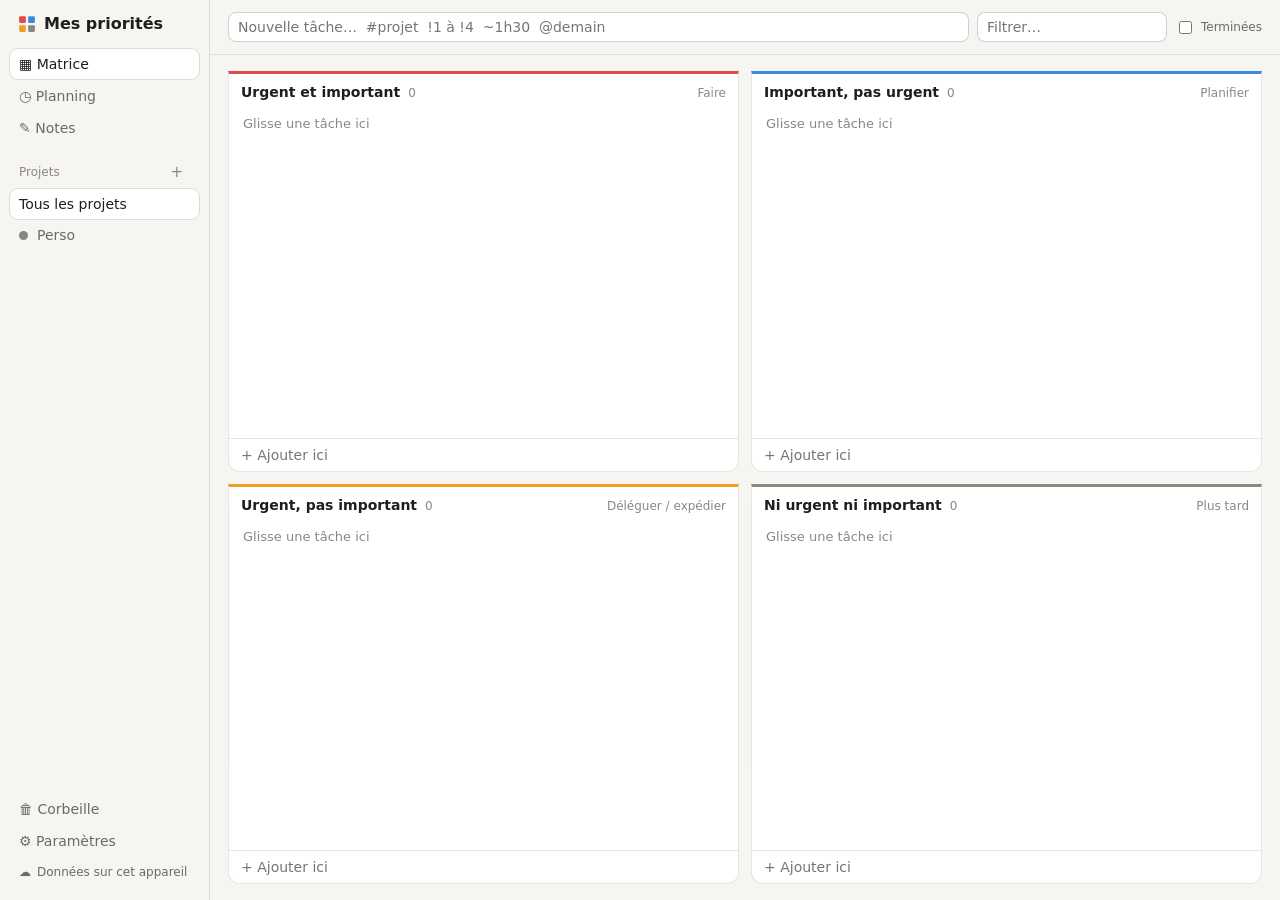
<file: web/index.html>
<!doctype html>
<html lang="fr">
<head>
<meta charset="utf-8">
<meta name="viewport" content="width=device-width, initial-scale=1, viewport-fit=cover">
<meta http-equiv="Content-Security-Policy" content="default-src 'self'; script-src 'self' https://accounts.google.com; style-src 'self' 'unsafe-inline' https://accounts.google.com; connect-src 'self' https://www.googleapis.com https://oauth2.googleapis.com https://accounts.google.com; frame-src https://accounts.google.com; img-src 'self' data:; manifest-src 'self'; base-uri 'self'; form-action 'none'">
<meta name="theme-color" content="#f6f5f1" media="(prefers-color-scheme: light)">
<meta name="theme-color" content="#1b1b1a" media="(prefers-color-scheme: dark)">
<meta name="description" content="Matrice des priorités, planning et notes, synchronisés par Google Drive.">
<title>Mes priorités</title>
<link rel="manifest" href="manifest.webmanifest">
<link rel="icon" href="icons/icon.svg" type="image/svg+xml">
<link rel="apple-touch-icon" href="icons/icon-192.png">
<link rel="stylesheet" href="style.css">
</head>
<body>
<div class="update-bar hidden" id="update">Une nouvelle version est disponible. <button id="update-btn">Recharger</button></div>
<div class="app">
  <aside>
    <h1><svg width="18" height="18" viewBox="0 0 16 16" aria-hidden="true"><rect x="1" y="1" width="6" height="6" rx="1" fill="#E24B4A"/><rect x="9" y="1" width="6" height="6" rx="1" fill="#378ADD"/><rect x="1" y="9" width="6" height="6" rx="1" fill="#EF9F27"/><rect x="9" y="9" width="6" height="6" rx="1" fill="#888780"/></svg>Mes priorités</h1>
    <div class="nav" data-view="matrix" tabindex="0">▦ Matrice <span class="count" id="c-matrix"></span></div>
    <div class="nav" data-view="day" tabindex="0">◷ Planning <span class="count" id="c-day"></span></div>
    <div class="nav" data-view="notes" tabindex="0">✎ Notes</div>
    <div class="section-label">Projets <button class="ghost" id="add-project" title="Nouveau projet" aria-label="Nouveau projet">+</button></div>
    <div id="projects"></div>
    <div class="spacer"></div>
    <div class="nav" data-view="trash" tabindex="0">🗑 Corbeille <span class="count" id="c-trash"></span></div>
    <div class="nav" id="open-settings" tabindex="0">⚙ Paramètres</div>
    <div class="nav sync-chip" id="sync-chip" tabindex="0" role="button">☁ <span>Démarrage…</span></div>
  </aside>

  <main>
    <div class="topbar">
      <input class="quick" id="quick" placeholder="Nouvelle tâche…  #projet  !1 à !4  ~1h30  @demain" autocomplete="off" maxlength="500" enterkeyhint="done">
      <input class="search" id="search" placeholder="Filtrer…" autocomplete="off" type="search">
      <label class="small muted toggle"><input type="checkbox" id="show-done"> Terminées</label>
    </div>
    <div class="view" id="view-matrix"><div class="matrix" id="matrix"></div></div>
    <div class="view hidden" id="view-day"></div>
    <div class="view hidden" id="view-notes"></div>
    <div class="view hidden" id="view-trash"></div>
  </main>

  <div class="drawer hidden" id="drawer"></div>
</div>
<nav class="mobile-nav" aria-label="Navigation">
  <button data-view="matrix"><span class="ic">▦</span>Matrice</button>
  <button data-view="day"><span class="ic">◷</span>Planning</button>
  <button data-view="notes"><span class="ic">✎</span>Notes</button>
  <button id="m-menu"><span class="ic">☰</span>Menu</button>
</nav>
<div class="scrim" id="scrim"></div>
<div id="toasts"></div>
<noscript>Cette application nécessite JavaScript.</noscript>
<script type="module" src="app.js"></script>
</body>
</html>
</file>
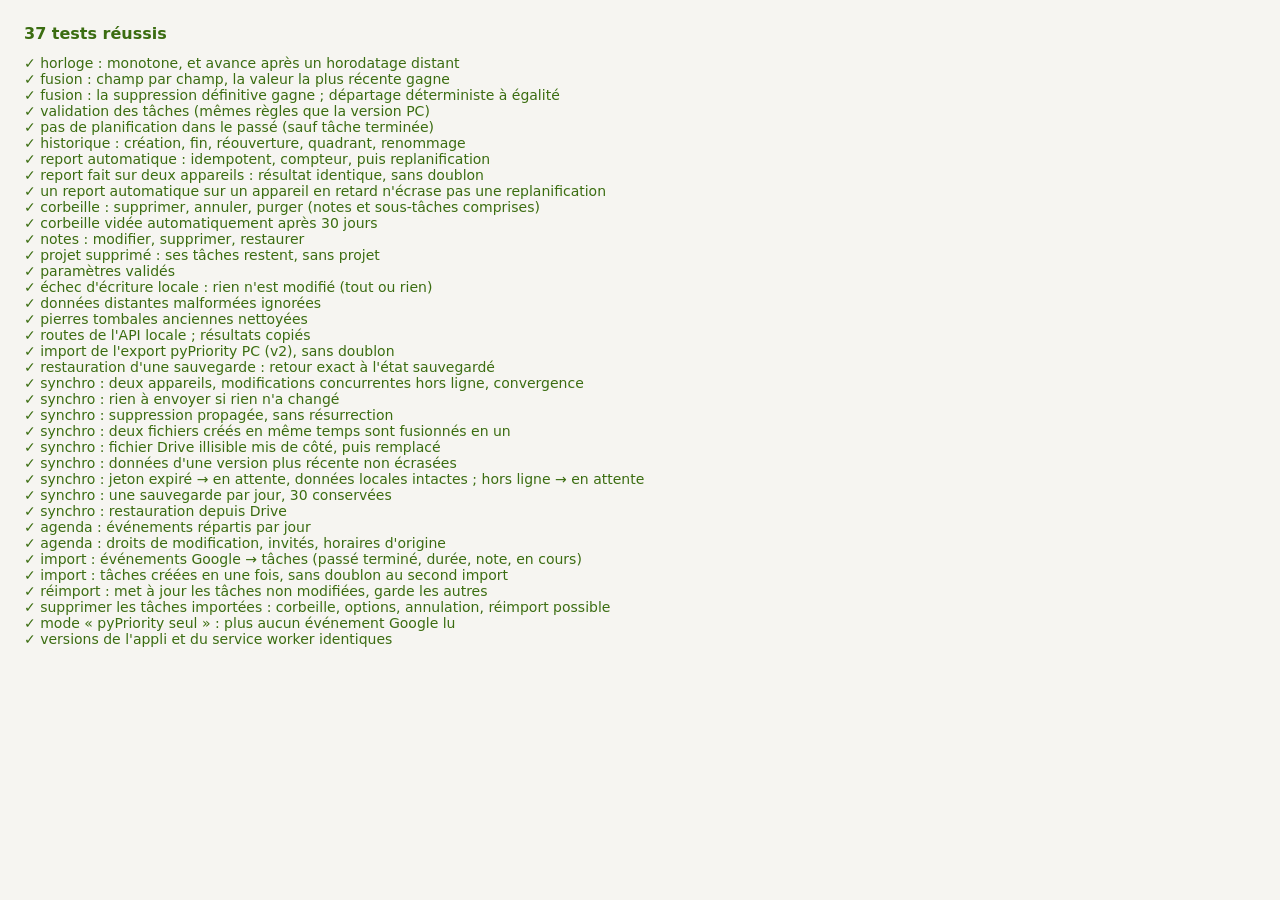
<file: web/tests.html>
<!doctype html>
<html lang="fr">
<head>
<meta charset="utf-8">
<meta name="viewport" content="width=device-width, initial-scale=1">
<title>Tests · Mes priorités</title>
<style>
  body { font: 14px system-ui, sans-serif; margin: 24px; color: #1f1e1c; background: #f6f5f1; }
  .ok { color: #3B6D11; } .ko { color: #A32D2D; } pre { white-space: pre-wrap; font-size: 12px; margin: 2px 0 8px 18px; color: #A32D2D; }
  #summary { font-size: 16px; font-weight: 600; margin-bottom: 12px; }
</style>
</head>
<body>
<div id="summary">Tests en cours…</div>
<div id="out"></div>
<script type="module" src="tests.js"></script>
</body>
</html>
</file>
<file: web/style.css>
:root {
  --bg: #f6f5f1; --panel: #ffffff; --soft: #efede7; --line: rgba(0,0,0,.10); --line-strong: rgba(0,0,0,.18);
  --text: #1f1e1c; --muted: #6b6a65; --faint: #8a8881; --accent: #185FA5; --accent-bg: #E6F1FB;
  --danger: #A32D2D; --danger-bg: #FCEBEB; --warn: #854F0B; --warn-bg: #FAEEDA; --ok: #3B6D11;
  --q1: #E24B4A; --q2: #378ADD; --q3: #EF9F27; --q4: #888780;
  --radius: 8px; --hour: 52px;
  font-family: "Segoe UI", system-ui, -apple-system, sans-serif;
  color-scheme: light;
}
@media (prefers-color-scheme: dark) {
  :root { --bg: #1b1b1a; --panel: #252524; --soft: #2e2e2c; --line: rgba(255,255,255,.10); --line-strong: rgba(255,255,255,.2);
    --text: #ecebe6; --muted: #a8a69f; --faint: #8a8881; --accent: #85B7EB; --accent-bg: #0C2C4C;
    --danger: #F09595; --danger-bg: #4a1a1a; --warn: #FAC775; --warn-bg: #45300a; --ok: #97C459; color-scheme: dark; }
}
* { box-sizing: border-box; }
body { margin: 0; background: var(--bg); color: var(--text); font-size: 14px; height: 100vh; display: flex; flex-direction: column; overflow: hidden; }
.app { flex: 1; display: flex; min-height: 0; }
button, input, select, textarea { font: inherit; color: inherit; }
button { background: var(--panel); border: 1px solid var(--line-strong); border-radius: var(--radius); padding: 5px 10px; cursor: pointer; }
button:hover { background: var(--soft); }
button.primary { background: var(--accent); color: #fff; border-color: var(--accent); }
@media (prefers-color-scheme: dark) { button.primary { color: #0b1d30; } }
button.ghost { border-color: transparent; background: transparent; }
button.ghost:hover { background: var(--soft); }
button.danger { color: var(--danger); }
input, select, textarea { background: var(--panel); border: 1px solid var(--line-strong); border-radius: var(--radius); padding: 6px 9px; }
textarea { resize: vertical; }
input:focus, select:focus, textarea:focus, button:focus-visible, .nav:focus-visible { outline: 2px solid var(--accent); outline-offset: -1px; }
.muted { color: var(--muted); } .faint { color: var(--faint); } .small { font-size: 12px; }
.hidden { display: none !important; }
.spacer { flex: 1; }
code { font-family: Consolas, monospace; font-size: 12px; background: var(--soft); padding: 0 4px; border-radius: 4px; }

.offline { background: var(--danger-bg); color: var(--danger); padding: 8px 16px; text-align: center; font-size: 13px; border-bottom: 1px solid var(--line); }

/* barre latérale */
aside { width: 210px; flex-shrink: 0; border-right: 1px solid var(--line); padding: 14px 10px; display: flex; flex-direction: column; gap: 2px; overflow-y: auto; }
aside h1 { font-size: 16px; font-weight: 600; margin: 0 8px 14px; display: flex; align-items: center; gap: 8px; }
.nav { display: flex; align-items: center; gap: 9px; padding: 7px 9px; border-radius: var(--radius); cursor: pointer; color: var(--muted); user-select: none; }
.nav:hover { background: var(--soft); }
.nav.active { background: var(--panel); color: var(--text); box-shadow: 0 0 0 1px var(--line); }
.nav .count { margin-left: auto; font-size: 12px; color: var(--faint); }
.nav .pname { overflow: hidden; text-overflow: ellipsis; white-space: nowrap; }
.section-label { font-size: 12px; color: var(--faint); margin: 16px 9px 4px; display: flex; justify-content: space-between; align-items: center; }
.section-label button { padding: 0 6px; font-size: 15px; line-height: 20px; }
.dot { width: 9px; height: 9px; border-radius: 50%; flex-shrink: 0; display: inline-block; }
.proj-menu { visibility: hidden; padding: 0 5px; }
.nav:hover .proj-menu, .proj-menu:focus { visibility: visible; }
.nav.drop-hover { background: var(--accent-bg); }

/* contenu */
main { flex: 1; min-width: 0; display: flex; flex-direction: column; overflow: hidden; }
.topbar { display: flex; gap: 8px; align-items: center; padding: 12px 18px; border-bottom: 1px solid var(--line); }
.topbar .quick { flex: 1; }
.topbar .search { width: 190px; }
.toggle { display: flex; gap: 6px; align-items: center; white-space: nowrap; }
.view { flex: 1; overflow: auto; padding: 16px 18px; }

/* matrice */
.matrix { display: grid; grid-template-columns: 1fr 1fr; grid-template-rows: 1fr 1fr; gap: 12px; min-height: 100%; }
.quad { background: var(--panel); border: 1px solid var(--line); border-top: 3px solid; border-radius: 0 0 12px 12px; display: flex; flex-direction: column; min-height: 220px; min-width: 0; }
.quad header { display: flex; align-items: baseline; gap: 8px; padding: 10px 12px 6px; }
.quad header b { font-weight: 600; }
.quad header .hint { color: var(--faint); font-size: 12px; margin-left: auto; }
.quad .list { flex: 1; padding: 0 6px 6px; overflow-y: auto; min-height: 40px; }
.quad .add { border: none; border-top: 1px solid var(--line); border-radius: 0 0 12px 12px; background: transparent; padding: 8px 12px; }
.quad.drop-hover { outline: 2px dashed var(--accent); outline-offset: -2px; }

.task { display: flex; gap: 8px; align-items: flex-start; padding: 7px 6px; border-radius: var(--radius); cursor: pointer; border-bottom: 1px solid var(--line); background: var(--panel); }
.task:hover { background: var(--soft); }
.task.selected { box-shadow: inset 0 0 0 2px var(--accent); }
.task.dragging { opacity: .4; }
.task.done .title { text-decoration: line-through; color: var(--faint); }
.task .body { flex: 1; min-width: 0; }
.task .title { line-height: 1.35; overflow-wrap: anywhere; }
.meta { display: flex; flex-wrap: wrap; gap: 4px 10px; font-size: 12px; color: var(--muted); margin-top: 2px; align-items: center; }
.meta span { display: inline-flex; align-items: center; gap: 4px; }
.badge { font-size: 11px; padding: 1px 6px; border-radius: 6px; }
.badge.warn { background: var(--warn-bg); color: var(--warn); }
.badge.danger { background: var(--danger-bg); color: var(--danger); }
.badge.info { background: var(--accent-bg); color: var(--accent); }
.drop-line { height: 2px; background: var(--accent); margin: 0 4px; border-radius: 1px; }
.check { width: 17px; height: 17px; margin-top: 1px; flex-shrink: 0; accent-color: var(--ok); cursor: pointer; }
.empty { color: var(--faint); font-size: 13px; padding: 10px 8px; }

/* planning */
.day { display: grid; grid-template-columns: 260px minmax(0, 1fr); gap: 16px; align-items: start; }
.backlog { display: flex; flex-direction: column; gap: 4px; min-width: 0; }
.backlog .group { font-size: 12px; color: var(--muted); margin: 10px 2px 4px; display: flex; justify-content: space-between; }
.backlog .task { border: 1px solid var(--line); margin-bottom: 5px; }
.backlog .zone { border: 1px dashed var(--line-strong); border-radius: var(--radius); padding: 6px; min-height: 44px; }
.zone.drop-hover, .ad.drop-hover { border-color: var(--accent); background: var(--accent-bg); }
.qbar { width: 3px; align-self: stretch; border-radius: 2px; flex-shrink: 0; }
.dayhead { display: flex; align-items: center; gap: 6px; margin-bottom: 12px; flex-wrap: wrap; }
.dayhead h2 { margin: 0 8px; font-size: 17px; font-weight: 600; }
.dayhead .stats { margin-left: auto; color: var(--muted); font-size: 13px; }
.dayhead .stats a { color: var(--accent); }
.seg { display: inline-flex; }
.seg button { border-radius: 0; margin-left: -1px; }
.seg button:first-child { border-radius: var(--radius) 0 0 var(--radius); margin-left: 0; }
.seg button:last-child { border-radius: 0 var(--radius) var(--radius) 0; }
.seg button.on { background: var(--accent-bg); color: var(--accent); border-color: var(--accent); position: relative; z-index: 1; }
.cal-warning { display: inline-block; margin-bottom: 8px; }

.mini { background: var(--panel); border: 1px solid var(--line); border-radius: 12px; padding: 8px; user-select: none; }
.mini-head { display: flex; align-items: center; justify-content: space-between; font-size: 13px; font-weight: 600; margin-bottom: 4px; }
.mini-head button { padding: 0 8px; }
.mini-grid { display: grid; grid-template-columns: repeat(7, 1fr); gap: 1px; touch-action: none; }
.mini-grid .wd { font-size: 11px; color: var(--faint); text-align: center; padding: 2px 0; }
.mini-grid .md { border: none; background: transparent; padding: 0; height: 28px; font-size: 12px; border-radius: 6px; cursor: pointer; }
.mini-grid .md:hover { background: var(--soft); }
.mini-grid .md.out { color: var(--faint); }
.mini-grid .md.sel { background: var(--accent-bg); color: var(--accent); border-radius: 0; }
.mini-grid .md.today { font-weight: 700; text-decoration: underline; text-underline-offset: 3px; }
.mini-hint { text-align: center; margin-top: 4px; }

.cal { background: var(--panel); border: 1px solid var(--line); border-radius: 12px; min-width: 0; }
.cal-row { display: grid; grid-template-columns: 48px repeat(var(--n), minmax(64px, 1fr)); }
.cal-head { position: sticky; top: -16px; z-index: 7; background: var(--panel); border-bottom: 1px solid var(--line); border-radius: 12px 12px 0 0; }
.dh { border: none; border-left: 1px solid var(--line); border-radius: 0; background: transparent; display: flex; flex-direction: column; align-items: center; padding: 6px 2px; gap: 1px; min-width: 0; }
.dh .dn { font-size: 11px; color: var(--muted); text-transform: capitalize; }
.dh .dd { font-size: 18px; font-weight: 600; width: 32px; height: 32px; line-height: 32px; border-radius: 50%; }
.dh.today .dd { background: var(--accent); color: #fff; }
@media (prefers-color-scheme: dark) { .dh.today .dd { color: #0b1d30; } }
.dh .dl { font-size: 11px; color: var(--muted); white-space: nowrap; overflow: hidden; text-overflow: ellipsis; max-width: 100%; }
.cal-allday { border-bottom: 1px solid var(--line); }
.cal-allday .corner { font-size: 10px; color: var(--faint); text-align: right; padding: 4px 6px 0 0; line-height: 1.2; }
.ad { border-left: 1px solid var(--line); padding: 3px; min-height: 34px; min-width: 0; border: 1px dashed transparent; border-left: 1px solid var(--line); }
.ev-chip { font-size: 11px; border: 1px dashed var(--line-strong); color: var(--muted); padding: 1px 5px; border-radius: 4px; margin-bottom: 2px; white-space: nowrap; overflow: hidden; text-overflow: ellipsis; }
.task.chip { padding: 2px 4px; gap: 4px; font-size: 12px; border: none; border-left: 3px solid; border-radius: 4px; margin-bottom: 2px; background: var(--soft); align-items: center; }
.task.chip .check { width: 13px; height: 13px; margin: 0; }
.task.chip .title { white-space: nowrap; overflow: hidden; text-overflow: ellipsis; }
.cal-body { position: relative; }
.hours { position: relative; }
.hours span { position: absolute; right: 6px; transform: translateY(-50%); font-size: 11px; color: var(--faint); }
.hours span:first-child { transform: none; top: 2px !important; }
.col { position: relative; border-left: 1px solid var(--line); min-width: 0;
  background-image: repeating-linear-gradient(to bottom, var(--line) 0, var(--line) 1px, transparent 1px, transparent var(--hour)); }
.col.today { background-color: color-mix(in srgb, var(--accent) 4%, transparent); }
.col.past, .ad.past { background-color: color-mix(in srgb, var(--text) 3%, transparent); }
.dh.past .dd { color: var(--faint); }
.block { position: absolute; border-radius: 6px; padding: 3px 6px; font-size: 12px; overflow: hidden; line-height: 1.3; cursor: pointer; display: flex; gap: 5px; z-index: 2; }
.block > div:not(.resize) { min-width: 0; flex: 1; }
.block > div:not(.resize) > div { white-space: nowrap; overflow: hidden; text-overflow: ellipsis; }
.block .bt { font-weight: 600; }
.block.task-b { color: #fff; }
.block.task-b.done { opacity: .5; } .block.task-b.done .bt { text-decoration: line-through; }
.block.event { background: var(--soft); border: 1px dashed var(--line-strong); color: var(--muted); cursor: default; z-index: 1; }
.block .resize { position: absolute; left: 0; right: 0; bottom: 0; height: 7px; cursor: ns-resize; }
.block .check { width: 14px; height: 14px; accent-color: #fff; flex-shrink: 0; }
.ghost-block { position: absolute; left: 2px; right: 2px; border-radius: 6px; background: var(--accent-bg); border: 2px dashed var(--accent); pointer-events: none; font-size: 12px; color: var(--accent); padding: 2px 6px; z-index: 4; overflow: hidden; }
.nowline { position: absolute; left: 0; right: 0; border-top: 2px solid var(--q1); pointer-events: none; z-index: 5; }
.nowline::before { content: ""; position: absolute; left: -5px; top: -6px; width: 10px; height: 10px; border-radius: 50%; background: var(--q1); }

/* notes */
.narrow { max-width: 760px; }
.note { background: var(--panel); border: 1px solid var(--line); border-radius: 10px; padding: 10px 12px; margin-bottom: 8px; }
.note .nh { display: flex; gap: 8px; font-size: 12px; color: var(--muted); margin-bottom: 4px; align-items: center; }
.note .nh a { color: var(--accent); cursor: pointer; text-decoration: none; }
.note .nh a:hover { text-decoration: underline; }
.note .nh .tools { margin-left: auto; visibility: hidden; display: flex; gap: 2px; }
.note:hover .tools, .note .tools:focus-within { visibility: visible; }
.note .tools button { padding: 0 6px; font-size: 12px; }
.note .nb { line-height: 1.5; overflow-wrap: anywhere; }
.note .nb a { color: var(--accent); }
.note textarea { width: 100%; }
.day-sep { font-size: 12px; color: var(--faint); margin: 16px 2px 6px; }

/* corbeille */
.trash-row { display: flex; align-items: center; gap: 10px; padding: 9px 12px; background: var(--panel); border: 1px solid var(--line); border-radius: 10px; margin-bottom: 6px; }
.trash-row .body { flex: 1; min-width: 0; }

/* panneau tâche */
.drawer { width: 430px; flex-shrink: 0; border-left: 1px solid var(--line); background: var(--panel); overflow-y: auto; padding: 16px 18px; display: flex; flex-direction: column; gap: 12px; }
.drawer .ttl { font-size: 17px; font-weight: 600; border: 1px solid transparent; width: 100%; padding: 4px 6px; margin-left: -6px; background: transparent; }
.drawer .ttl:hover { border-color: var(--line); }
.props { display: grid; grid-template-columns: 110px 1fr; gap: 6px 10px; align-items: center; }
.props label { color: var(--muted); font-size: 13px; }
.props input, .props select { padding: 4px 8px; min-width: 0; }
.inline { display: flex; gap: 6px; min-width: 0; }
.sub { display: flex; gap: 8px; align-items: center; padding: 3px 0; }
.sub span { flex: 1; overflow-wrap: anywhere; } .sub.done span { text-decoration: line-through; color: var(--faint); }
.sub .del { visibility: hidden; padding: 0 6px; } .sub:hover .del, .sub .del:focus { visibility: visible; }
.drawer h3 { font-size: 13px; color: var(--muted); font-weight: 600; margin: 8px 0 4px; }
.drawer .actions { display: flex; gap: 6px; flex-wrap: wrap; }
.history { font-size: 12px; color: var(--muted); line-height: 1.8; }
.history summary { cursor: pointer; font-size: 13px; font-weight: 600; }

/* fenêtres, toasts */
.modal-bg { position: fixed; inset: 0; background: rgba(0,0,0,.4); display: flex; align-items: center; justify-content: center; z-index: 50; }
.modal { background: var(--panel); border-radius: 12px; padding: 20px; width: min(560px, 92vw); max-height: 90vh; overflow-y: auto; display: flex; flex-direction: column; gap: 10px; }
.modal h2 { margin: 0; font-size: 17px; }
.modal .row { display: flex; gap: 8px; justify-content: flex-end; margin-top: 8px; }
.swatches { display: flex; gap: 8px; flex-wrap: wrap; }
.swatch { width: 26px; height: 26px; border-radius: 50%; border: 2px solid transparent; cursor: pointer; padding: 0; }
.swatch.on { border-color: var(--text); }
#toasts { position: fixed; bottom: 18px; left: 50%; transform: translateX(-50%); display: flex; flex-direction: column; gap: 6px; align-items: center; z-index: 60; }
.toast { background: var(--text); color: var(--bg); padding: 8px 14px; border-radius: 8px; font-size: 13px; display: flex; gap: 12px; align-items: center; }
.toast.error { background: var(--danger); color: #fff; }
.toast button { background: transparent; color: inherit; border-color: currentColor; padding: 2px 8px; font-size: 12px; }
kbd { font-family: inherit; font-size: 11px; border: 1px solid var(--line-strong); border-radius: 4px; padding: 0 4px; }

@media (max-width: 1000px) {
  .matrix { grid-template-columns: 1fr; grid-template-rows: none; }
  .day { grid-template-columns: 1fr; }
  .drawer { position: fixed; right: 0; top: 0; bottom: 0; width: min(430px, 100vw); z-index: 40; box-shadow: -4px 0 20px rgba(0,0,0,.15); }
  .topbar .search { width: 120px; }
}

/* ---------------------------------------------------------------- appli web : synchro, mobile */
.update-bar { background: var(--accent-bg); color: var(--accent); padding: 8px 16px; text-align: center; font-size: 13px; }
.update-bar button { margin-left: 8px; }
.sync-chip { font-size: 12px; gap: 6px; }
.sync-chip.ok { color: var(--ok); }
.sync-chip.warn { color: var(--warn); }
.sync-chip.err { color: var(--danger); }
.mh { font-size: 14px; font-weight: 600; margin: 12px 0 0; padding-top: 10px; border-top: 1px solid var(--line); }
.gbox { display: flex; flex-direction: column; gap: 6px; }
.btn { display: inline-block; background: var(--panel); border: 1px solid var(--line-strong); border-radius: var(--radius); padding: 5px 10px; cursor: pointer; font-size: 14px; }
.btn:hover { background: var(--soft); }
.inline.wrap { flex-wrap: wrap; }
.cal-list label { display: flex; gap: 8px; align-items: center; padding: 3px 0; color: var(--text); }
.backup-row { display: flex; justify-content: space-between; align-items: center; gap: 8px; padding: 5px 0; border-bottom: 1px solid var(--line); font-size: 13px; }
.fatal { margin: auto; max-width: 520px; padding: 24px; }
.mobile-nav, .scrim { display: none; }

@media (max-width: 760px) {
  body { height: 100dvh; }
  aside { position: fixed; left: 0; top: 0; bottom: 0; z-index: 45; background: var(--bg); width: 270px; transform: translateX(-100%);
    transition: transform .2s ease; padding-bottom: calc(14px + env(safe-area-inset-bottom)); }
  body.menu-open aside { transform: none; box-shadow: 4px 0 24px rgba(0,0,0,.2); }
  body.menu-open .scrim { display: block; position: fixed; inset: 0; z-index: 44; background: rgba(0,0,0,.35); }
  .mobile-nav { display: flex; border-top: 1px solid var(--line); background: var(--panel); padding-bottom: env(safe-area-inset-bottom); }
  .mobile-nav button { flex: 1; border: none; border-radius: 0; background: transparent; padding: 7px 4px 8px; font-size: 11px;
    display: flex; flex-direction: column; align-items: center; gap: 1px; color: var(--muted); }
  .mobile-nav button.on { color: var(--accent); }
  .mobile-nav button.alert { color: var(--warn); }
  .mobile-nav .ic { font-size: 19px; line-height: 1.1; }
  .topbar { padding: 8px 10px; flex-wrap: wrap; gap: 6px; }
  .topbar .quick { flex: 1 1 100%; font-size: 16px; }
  .topbar .search { flex: 1; width: auto; }
  .view { padding: 10px; }
  .matrix { grid-template-columns: 1fr; grid-template-rows: none; }
  .quad { min-height: 0; }
  .quad .list { overflow: visible; }
  .day { grid-template-columns: 1fr; }
  .day .backlog { order: 2; }
  .mini { display: none; }
  .dayhead h2 { flex: 1 1 100%; order: 5; margin: 4px 0 0; font-size: 15px; }
  .dayhead .stats { flex: 1 1 100%; order: 6; margin: 0; font-size: 12px; }
  .cal-row { grid-template-columns: 40px repeat(var(--n), minmax(56px, 1fr)); }
  .drawer { width: 100vw; padding-bottom: calc(16px + env(safe-area-inset-bottom)); }
  .modal { width: 100vw; max-height: 100dvh; border-radius: 0; }
  .props { grid-template-columns: 96px 1fr; }
  input, select, textarea { font-size: 16px; } /* évite le zoom automatique sur Android/iOS */
}
@media (hover: none) {
  .note .tools, .proj-menu, .sub .del { visibility: visible; }
}

.block.event.clickable, .ev-chip.clickable { cursor: pointer; }
.block.event.clickable:hover, .ev-chip.clickable:hover { border-color: var(--accent); color: var(--text); }
.block.event[draggable="true"] { cursor: grab; }

label.radio { display: flex; gap: 8px; align-items: flex-start; font-size: 13px; line-height: 1.4; }
label.radio input { margin-top: 3px; }
.imp-rows { max-height: 45vh; overflow-y: auto; border: 1px solid var(--line); border-radius: var(--radius); }
.imp-row { display: grid; grid-template-columns: 20px 130px minmax(0, 1fr); gap: 2px 8px; align-items: center; padding: 6px 8px; border-bottom: 1px solid var(--line); font-size: 13px; }
.imp-row .imp-when { color: var(--muted); white-space: nowrap; }
.imp-row .imp-title { overflow-wrap: anywhere; }
.imp-row .imp-tags { grid-column: 2 / -1; display: flex; gap: 4px; flex-wrap: wrap; }
@media (max-width: 760px) { .imp-row { grid-template-columns: 20px minmax(0, 1fr); } .imp-row .imp-title { grid-column: 2; } }

/* glisser-déposer du planning */
#view-day .cal .block, #view-day .cal .ev-chip, #view-day .task { -webkit-user-select: none; user-select: none; -webkit-touch-callout: none; }
#view-day .cal .block.event[data-ev] { cursor: grab; }
.drag-float { position: fixed; z-index: 100; pointer-events: none; opacity: .9; box-shadow: 0 8px 24px rgba(0,0,0,.25);
  border-radius: 6px; overflow: hidden; margin: 0; }
.drag-source { opacity: .3; }
body.plan-dragging, body.plan-dragging * { cursor: grabbing !important; }
.block .resize { touch-action: none; }
@media (pointer: coarse) { .block .resize { height: 14px; } }
</file>
